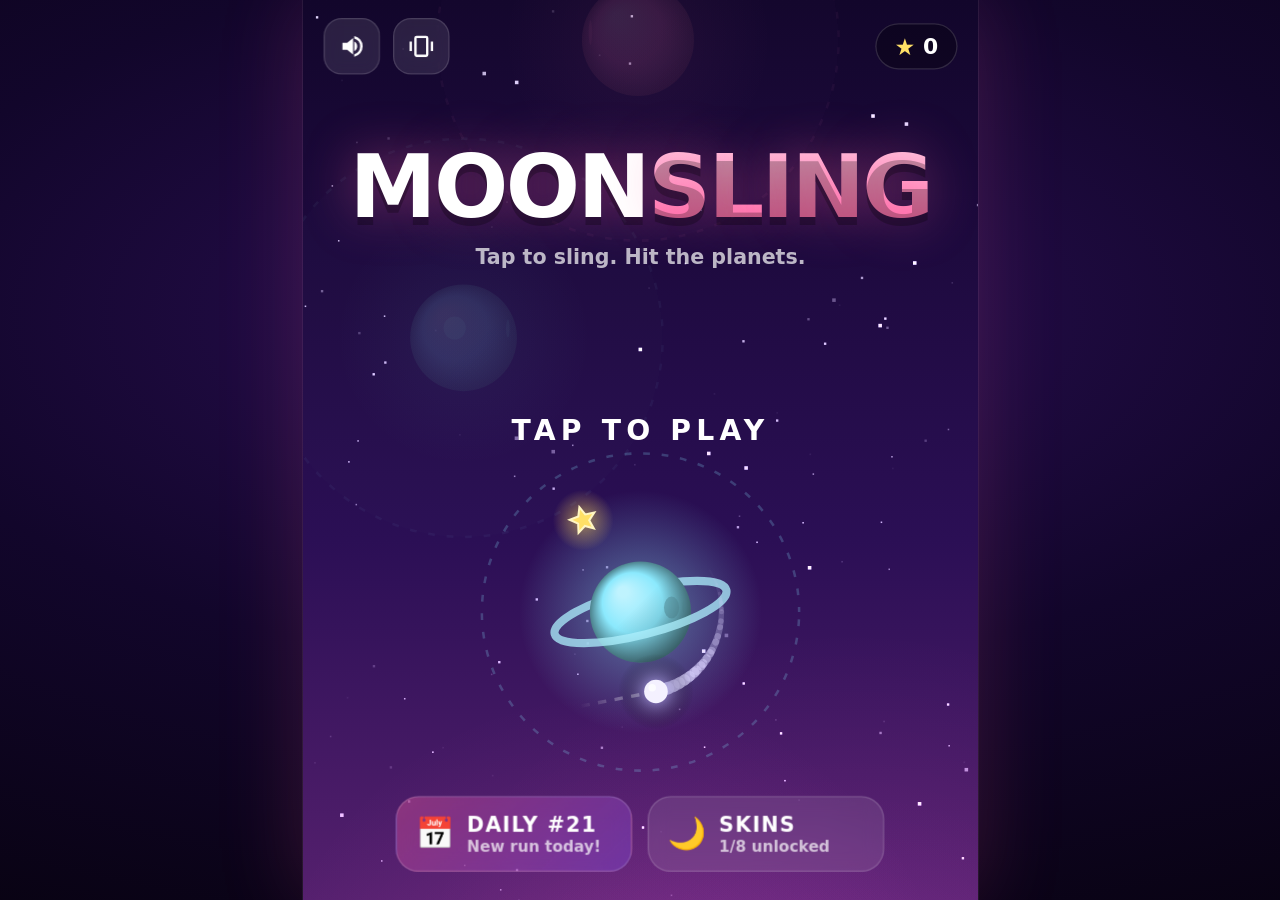
<file: web/index.html>
<!doctype html>
<html lang="en">
<head>
  <meta charset="utf-8">
  <meta name="viewport" content="width=device-width, initial-scale=1, maximum-scale=1, user-scalable=no, viewport-fit=cover">
  <meta name="theme-color" content="#12062b">
  <meta name="description" content="Moonsling — tap to sling your moon from planet to planet. One-tap arcade game with a daily challenge.">
  <title>Moonsling</title>
  <link rel="icon" href="icon-192.png">
  <link rel="manifest" href="manifest.webmanifest">
  <!-- iPad / iPhone: "Add to Home Screen" installs it as a full-screen app -->
  <link rel="apple-touch-icon" href="icon-180.png">
  <meta name="apple-mobile-web-app-capable" content="yes">
  <meta name="mobile-web-app-capable" content="yes">
  <meta name="apple-mobile-web-app-status-bar-style" content="black-translucent">
  <meta name="apple-mobile-web-app-title" content="Moonsling">
  <link rel="stylesheet" href="style.css">
</head>
<body>
  <div id="app">
    <canvas id="game" aria-label="Moonsling game"></canvas>

    <!-- In-game HUD -->
    <div id="hud" class="layer">
      <button id="pauseBtn" class="icon-btn" aria-label="Pause">
        <svg viewBox="0 0 24 24"><rect x="6" y="5" width="4" height="14" rx="1.5"/><rect x="14" y="5" width="4" height="14" rx="1.5"/></svg>
      </button>
      <div id="score">0</div>
      <div id="runStars" class="chip"><span class="star">★</span><b>0</b></div>
      <div id="streak" class="streak"></div>
      <div id="hint" class="hint"></div>
    </div>

    <!-- Title -->
    <div id="title" class="layer screen" data-screen="title">
      <div class="top-row">
        <div class="toggles">
          <button id="soundBtn" class="icon-btn" aria-label="Toggle sound"></button>
          <button id="hapticBtn" class="icon-btn" aria-label="Toggle vibration"></button>
        </div>
        <div id="bankChip" class="chip"><span class="star">★</span><b>0</b></div>
      </div>
      <h1 class="logo">MOON<span>SLING</span></h1>
      <p class="tag">Tap to sling. Hit the planets.</p>
      <p id="titleBest" class="best"></p>
      <div class="grow"></div>
      <p class="tap-hint">TAP TO PLAY</p>
      <div class="menu-row">
        <button id="dailyBtn" class="menu-btn daily">
          <span class="ico">📅</span>
          <span class="lbl"><b id="dailyLabel">DAILY</b><small id="dailySub"></small></span>
        </button>
        <button id="skinsBtn" class="menu-btn">
          <span class="ico">🌙</span>
          <span class="lbl"><b>SKINS</b><small id="skinsSub"></small></span>
        </button>
      </div>
    </div>

    <!-- Pause -->
    <div id="pause" class="layer screen modal" data-screen="paused">
      <div class="panel">
        <h2>PAUSED</h2>
        <button id="resumeBtn" class="btn primary">RESUME</button>
        <button id="pauseHomeBtn" class="btn ghost">HOME</button>
      </div>
    </div>

    <!-- Game over -->
    <div id="over" class="layer screen modal" data-screen="over">
      <div class="panel">
        <p id="overMode" class="eyebrow"></p>
        <h2 id="overReason"></h2>
        <div id="overScore" class="big-score">0</div>
        <div id="overBadge" class="badge">NEW BEST!</div>
        <div class="stats">
          <div><b id="overBest">0</b><small>BEST</small></div>
          <div><b id="overHops">0</b><small>PLANETS</small></div>
          <div><b id="overPerfect">0</b><small>PERFECT</small></div>
        </div>
        <div id="overGrid" class="grid"></div>
        <div id="overUnlock" class="unlock">
          <div class="unlock-row"><span id="unlockText"></span><span id="unlockStars"></span></div>
          <div class="bar"><i id="unlockBar"></i></div>
        </div>
        <button id="retryBtn" class="btn primary big">
          <svg viewBox="0 0 24 24"><path d="M12 5V2L7 6l5 4V7a5 5 0 1 1-5 5H5a7 7 0 1 0 7-7z"/></svg>
          PLAY AGAIN
        </button>
        <div class="btn-row">
          <button id="shareBtn" class="btn share">
            <svg viewBox="0 0 24 24"><path d="M18 16a3 3 0 0 0-2.4 1.2l-6.7-3.4a3 3 0 0 0 0-1.6l6.7-3.4A3 3 0 1 0 15 7l-6.7 3.4a3 3 0 1 0 0 3.2L15 17a3 3 0 1 0 3-1z"/></svg>
            SHARE
          </button>
          <button id="homeBtn" class="btn ghost">HOME</button>
        </div>
      </div>
    </div>

    <!-- Skins -->
    <div id="skins" class="layer screen modal" data-screen="skins">
      <div class="panel wide">
        <div class="panel-head">
          <h2>SKINS</h2>
          <div id="skinsBank" class="chip"><span class="star">★</span><b>0</b></div>
        </div>
        <p class="sub">Collect ★ in your runs to unlock new moons.</p>
        <div id="skinGrid" class="skin-grid"></div>
        <button id="skinsClose" class="btn ghost">BACK</button>
      </div>
    </div>

    <div id="banner" class="banner"></div>
    <div id="toast" class="toast"></div>
  </div>

  <script src="js/core.js"></script>
  <script src="js/render.js"></script>
  <script src="js/audio.js"></script>
  <script src="js/share.js"></script>
  <script src="js/main.js"></script>
</body>
</html>
</file>
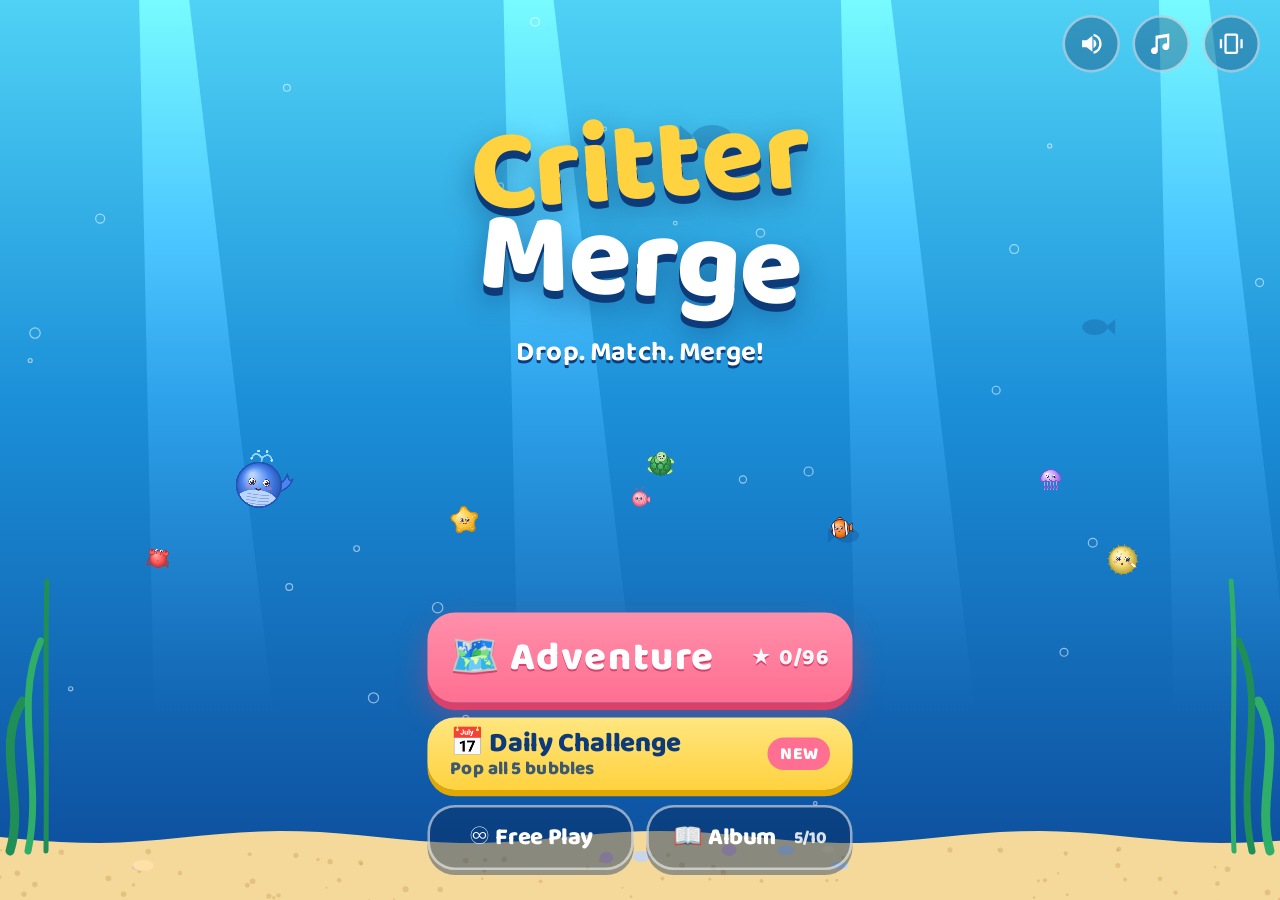
<file: critter-merge/web/index.html>
<!doctype html>
<html lang="en">
<head>
  <meta charset="utf-8">
  <meta name="viewport" content="width=device-width, initial-scale=1, maximum-scale=1, user-scalable=no, viewport-fit=cover">
  <meta name="theme-color" content="#1b8fd8">
  <meta name="description" content="Critter Merge — drop sea critters into the tank and match two of the same to make a bigger one. Can you make a Blue Whale?">
  <title>Critter Merge</title>
  <link rel="icon" href="icon-192.png">
  <link rel="manifest" href="manifest.webmanifest">
  <!-- iPad / iPhone: "Add to Home Screen" installs it as a full-screen app -->
  <link rel="apple-touch-icon" href="icon-180.png">
  <meta name="apple-mobile-web-app-capable" content="yes">
  <meta name="mobile-web-app-capable" content="yes">
  <meta name="apple-mobile-web-app-status-bar-style" content="black-translucent">
  <meta name="apple-mobile-web-app-title" content="Critter Merge">
  <link rel="stylesheet" href="style.css">
</head>
<body class="ui-title">
  <div id="app">
    <canvas id="game" aria-label="Critter Merge tank"></canvas>

    <!-- In-game HUD -->
    <div id="hud" class="layer">
      <div class="hud-top">
        <div class="hud-left">
          <button id="pauseBtn" class="round-btn" aria-label="Pause">
            <svg viewBox="0 0 24 24"><rect x="6" y="5" width="4.5" height="14" rx="2"/><rect x="13.5" y="5" width="4.5" height="14" rx="2"/></svg>
          </button>
          <button id="shakeBtn" class="round-btn shake" aria-label="Shake the tank">
            <svg viewBox="0 0 24 24"><path d="M4 8c2-2 3 2 5 0s3 2 5 0 3 2 5 0M4 13c2-2 3 2 5 0s3 2 5 0 3 2 5 0" fill="none" stroke="currentColor" stroke-width="2.4" stroke-linecap="round"/><path d="M8 18h8" stroke="currentColor" stroke-width="2.4" stroke-linecap="round"/></svg>
            <span id="shakeCount" class="badge">3</span>
          </button>
        </div>
        <div class="score-box">
          <div id="score">0</div>
          <div id="bestSmall" class="best-small"></div>
          <div id="goalBox" class="goal-box">
            <img id="goalImg" alt=""><span id="goalIcon" class="goal-icon"></span><b id="goalText"></b>
          </div>
          <div id="dropsLeft" class="drops-left"></div>
        </div>
        <div class="next-box">
          <span>NEXT</span>
          <img id="nextImg" alt="Next critter">
        </div>
      </div>
      <div id="hint" class="hint"></div>
    </div>

    <!-- The critter chain under the tank -->
    <div id="chain" class="layer">
      <div id="chainRow" class="chain-row"></div>
    </div>

    <!-- Title -->
    <div id="title" class="layer screen" data-screen="title">
      <div class="top-row">
        <button id="soundBtn" class="round-btn small" aria-label="Sound on or off"></button>
        <button id="musicBtn" class="round-btn small" aria-label="Music on or off"></button>
        <button id="hapticBtn" class="round-btn small" aria-label="Vibration on or off"></button>
      </div>
      <h1 class="logo"><span class="l1">Critter</span><span class="l2">Merge</span></h1>
      <p class="tag">Drop. Match. Merge!</p>
      <p id="titleBest" class="title-best"></p>
      <div class="grow"></div>
      <div class="title-buttons">
        <button id="adventureBtn" class="btn primary big">
          <span>🗺️ Adventure</span><small id="adventureStars"></small>
        </button>
        <button id="dailyBtn" class="btn secondary daily">
          <span class="lbl"><span>📅 Daily Challenge</span><small id="dailySub"></small></span>
          <span id="dailyBadge" class="new-badge">NEW</span>
        </button>
        <div class="btn-row">
          <button id="playBtn" class="btn sea">♾️ Free Play</button>
          <button id="albumBtn" class="btn sea"><span>📖 Album</span><small id="albumCount"></small></button>
        </div>
      </div>
    </div>

    <!-- Pause -->
    <div id="pause" class="layer screen modal" data-screen="paused">
      <div class="panel">
        <h2>Paused</h2>
        <button id="resumeBtn" class="btn primary">Keep playing</button>
        <button id="restartBtn" class="btn secondary">Start over</button>
        <button id="pauseHomeBtn" class="btn ghost">Home</button>
      </div>
    </div>

    <!-- Game over -->
    <div id="over" class="layer screen modal" data-screen="over">
      <div class="panel">
        <h2 class="over-title">Tank full!</h2>
        <div class="over-score-label">Your score</div>
        <div id="overScore" class="big-score">0</div>
        <div id="overBadge" class="badge-best">⭐ NEW BEST! ⭐</div>
        <div id="overBest" class="over-best"></div>
        <div class="biggest">
          <img id="overBiggestImg" alt="">
          <div><small>Biggest critter</small><b id="overBiggestName"></b></div>
        </div>
        <button id="againBtn" class="btn primary big">Play again</button>
        <button id="overHomeBtn" class="btn ghost">Home</button>
      </div>
    </div>

    <!-- Adventure map -->
    <div id="levels" class="layer screen modal" data-screen="levels">
      <div class="panel wide">
        <div class="panel-head">
          <h2>Adventure</h2>
          <span id="levelsStars" class="pill"></span>
        </div>
        <div id="levelsList" class="levels-list"></div>
        <button id="levelsClose" class="btn ghost">Back</button>
      </div>
    </div>

    <!-- Level / daily start card -->
    <div id="intro" class="layer screen modal" data-screen="intro">
      <div class="panel">
        <div id="introEyebrow" class="eyebrow"></div>
        <div class="intro-goal">
          <img id="introImg" alt="">
          <h2 id="introGoal"></h2>
        </div>
        <p id="introHelp" class="fact"></p>
        <div id="introDrops" class="pill center"></div>
        <button id="introStart" class="btn primary big">Start!</button>
        <button id="introBack" class="btn ghost">Back</button>
      </div>
    </div>

    <!-- Level / daily result -->
    <div id="result" class="layer screen modal" data-screen="result">
      <div class="panel">
        <div id="resultEyebrow" class="eyebrow"></div>
        <h2 id="resultTitle"></h2>
        <div id="resultStars" class="stars-row"><span>★</span><span>★</span><span>★</span></div>
        <p id="resultMsg" class="fact"></p>
        <div id="resultShell" class="shell-box"></div>
        <button id="resultPrimary" class="btn primary big"></button>
        <button id="resultAgain" class="btn secondary">Play again</button>
        <button id="resultBack" class="btn ghost"></button>
      </div>
    </div>

    <!-- Sea Album -->
    <div id="album" class="layer screen modal" data-screen="album">
      <div class="panel wide">
        <div class="panel-head">
          <h2>Sea Album</h2>
          <span id="albumProgress" class="pill"></span>
        </div>
        <div id="albumGrid" class="album-grid"></div>
        <button id="albumClose" class="btn ghost">Back</button>
      </div>
    </div>

    <!-- New critter discovered -->
    <div id="discover" class="layer screen modal" data-screen="discover">
      <div class="panel discover">
        <div class="eyebrow">✨ New critter! ✨</div>
        <img id="discImg" alt="">
        <h2 id="discName"></h2>
        <p id="discFact" class="fact"></p>
        <button id="discOk" class="btn primary">Yay!</button>
      </div>
    </div>

    <div id="banner" class="banner"></div>
    <div id="toast" class="toast"></div>
  </div>

  <script src="js/core.js"></script>
  <script src="js/levels.js"></script>
  <script src="js/art.js"></script>
  <script src="js/render.js"></script>
  <script src="js/audio.js"></script>
  <script src="js/main.js"></script>
</body>
</html>
</file>
<file: web/style.css>
:root {
  --sat: env(safe-area-inset-top, 0px);
  --sab: env(safe-area-inset-bottom, 0px);
  --sal: env(safe-area-inset-left, 0px);
  --sar: env(safe-area-inset-right, 0px);
  --ink: #ffffff;
  --muted: rgba(255, 255, 255, 0.7);
  --panel: rgba(20, 10, 46, 0.82);
  --panel-line: rgba(255, 255, 255, 0.12);
  --pink: #ff5fa2;
  --gold: #ffe066;
  --green: #4ade80;
  --font: system-ui, -apple-system, "Segoe UI", Roboto, "Helvetica Neue", Arial, sans-serif;
}

* { box-sizing: border-box; -webkit-tap-highlight-color: transparent; }

html, body {
  margin: 0;
  height: 100%;
  background: #07020f radial-gradient(ellipse 120% 80% at 50% 35%, #2b0f55 0%, #12062b 50%, #07020f 100%) fixed;
  color: var(--ink);
  font-family: var(--font);
  overflow: hidden;
  overscroll-behavior: none;
  user-select: none;
  -webkit-user-select: none;
  -webkit-touch-callout: none;
  touch-action: none;
}

/* Portrait playfield: fills phones and iPads held upright; on landscape tablets
   and desktops it sits centred on a matching space backdrop. */
#app {
  --ui: 1; /* overlay scale, set from JS so menus grow with tablet screens */
  position: relative;
  height: 100%;
  width: min(100vw, calc(100vh * 0.75));
  margin: 0 auto;
  overflow: hidden;
  background: #12062b;
  box-shadow: 0 0 80px rgba(255, 95, 162, 0.18), 0 0 0 1px rgba(255, 255, 255, 0.06);
}
@supports (height: 100dvh) {
  #app { width: min(100vw, calc(100dvh * 0.75)); }
}

#game { position: absolute; inset: 0; width: 100%; height: 100%; display: block; }

.layer {
  position: absolute;
  left: 0;
  top: 0;
  width: calc(100% / var(--ui));
  height: calc(100% / var(--ui));
  transform: scale(var(--ui));
  transform-origin: 0 0;
  pointer-events: none;
}
.layer button, .layer .panel { pointer-events: auto; }
/* Screens that are fading out must never catch taps. */
body:not(.ui-title) #title *,
body:not(.ui-paused) #pause *,
body:not(.ui-over) #over *,
body:not(.ui-skins) #skins * { pointer-events: none !important; }

button {
  font: inherit;
  color: inherit;
  border: 0;
  background: none;
  cursor: pointer;
  touch-action: manipulation;
}

/* ---------- HUD ---------- */
#hud { opacity: 0; transition: opacity 0.25s; }
body.ui-playing #hud, body.ui-paused #hud { opacity: 1; }
body:not(.ui-playing) #hud button { pointer-events: none; }

.icon-btn {
  width: 44px;
  height: 44px;
  border-radius: 14px;
  display: grid;
  place-items: center;
  background: rgba(255, 255, 255, 0.1);
  border: 1px solid rgba(255, 255, 255, 0.14);
  backdrop-filter: blur(6px);
  -webkit-backdrop-filter: blur(6px);
  transition: transform 0.1s;
}
.icon-btn:active { transform: scale(0.92); }
.icon-btn svg { width: 22px; height: 22px; fill: #fff; }
.icon-btn.off { opacity: 0.55; }

#pauseBtn { position: absolute; top: calc(var(--sat) + 14px); left: calc(var(--sal) + 14px); }

#score {
  position: absolute;
  top: calc(var(--sat) + 8px);
  left: 0;
  right: 0;
  text-align: center;
  font-size: 64px;
  font-weight: 900;
  letter-spacing: -1px;
  text-shadow: 0 4px 0 rgba(0, 0, 0, 0.25), 0 0 24px rgba(255, 255, 255, 0.25);
  font-variant-numeric: tabular-nums;
}
#score.pop { animation: pop 0.28s ease-out; }
@keyframes pop {
  0% { transform: scale(1); }
  35% { transform: scale(1.25); }
  100% { transform: scale(1); }
}

.chip {
  display: inline-flex;
  align-items: center;
  gap: 6px;
  height: 36px;
  padding: 0 14px;
  border-radius: 18px;
  background: rgba(0, 0, 0, 0.28);
  border: 1px solid rgba(255, 255, 255, 0.14);
  font-weight: 800;
  font-size: 17px;
}
.chip .star { color: var(--gold); font-size: 18px; }

#runStars { position: absolute; top: calc(var(--sat) + 18px); right: calc(var(--sar) + 14px); }

.streak {
  position: absolute;
  top: calc(var(--sat) + 86px);
  left: 0;
  right: 0;
  margin: auto;
  width: max-content;
  padding: 6px 14px;
  border-radius: 999px;
  font-weight: 900;
  font-size: 15px;
  letter-spacing: 1px;
  color: #062b14;
  background: linear-gradient(90deg, #7dff9e, #4ade80);
  box-shadow: 0 0 18px rgba(74, 222, 128, 0.6);
  opacity: 0;
  transform: translateY(-6px) scale(0.9);
  transition: opacity 0.2s, transform 0.2s;
}
.streak.show { opacity: 1; transform: none; }

.hint {
  position: absolute;
  left: 24px;
  right: 24px;
  bottom: calc(var(--sab) + 7%);
  text-align: center;
  font-weight: 800;
  font-size: 18px;
  color: #fff;
  text-shadow: 0 2px 10px rgba(0, 0, 0, 0.6);
  opacity: 0;
  transition: opacity 0.25s;
}
.hint.show { opacity: 1; animation: breathe 1.4s ease-in-out infinite; }
body:not(.ui-playing) .hint { opacity: 0; }

/* ---------- Screens ---------- */
.screen {
  opacity: 0;
  visibility: hidden;
  transition: opacity 0.25s, visibility 0s linear 0.25s;
}
body.ui-title #title,
body.ui-paused #pause,
body.ui-over #over,
body.ui-skins #skins {
  opacity: 1;
  visibility: visible;
  transition: opacity 0.25s, visibility 0s;
}

#title {
  display: flex;
  flex-direction: column;
  align-items: center;
  padding: calc(var(--sat) + 14px) calc(var(--sar) + 16px) calc(var(--sab) + 22px) calc(var(--sal) + 16px);
}
.top-row { width: 100%; display: flex; justify-content: space-between; align-items: center; }
.toggles { display: flex; gap: 10px; }

.logo {
  margin: 6vh 0 0;
  font-size: clamp(44px, 14vw, 68px);
  font-weight: 900;
  letter-spacing: -2px;
  line-height: 1;
  text-shadow: 0 6px 0 rgba(0, 0, 0, 0.25), 0 0 40px rgba(255, 95, 162, 0.45);
}
.logo span {
  background: linear-gradient(180deg, #ffd1e6, #ff5fa2);
  -webkit-background-clip: text;
  background-clip: text;
  color: transparent;
}
.tag { margin: 10px 0 0; color: var(--muted); font-weight: 700; font-size: 16px; }
.best { margin: 14px 0 0; font-weight: 900; font-size: 18px; letter-spacing: 2px; color: var(--gold); min-height: 22px; }
.grow { flex: 1; }
.tap-hint {
  position: absolute;
  left: 0;
  right: 0;
  top: 46%;
  margin: 0;
  text-align: center;
  font-weight: 900;
  font-size: 22px;
  letter-spacing: 4px;
  animation: breathe 1.4s ease-in-out infinite;
}
@keyframes breathe {
  0%, 100% { opacity: 1; transform: scale(1); }
  50% { opacity: 0.55; transform: scale(0.96); }
}

.menu-row { display: flex; gap: 12px; width: 100%; max-width: 380px; }
.menu-btn {
  flex: 1;
  display: flex;
  align-items: center;
  gap: 10px;
  padding: 12px 14px;
  border-radius: 18px;
  background: rgba(255, 255, 255, 0.1);
  border: 1px solid rgba(255, 255, 255, 0.16);
  backdrop-filter: blur(8px);
  -webkit-backdrop-filter: blur(8px);
  text-align: left;
  transition: transform 0.1s;
}
.menu-btn:active { transform: scale(0.96); }
.menu-btn.daily { background: linear-gradient(135deg, rgba(255, 95, 162, 0.35), rgba(140, 90, 255, 0.3)); }
.menu-btn .ico { font-size: 24px; }
.menu-btn .lbl { display: flex; flex-direction: column; min-width: 0; }
.menu-btn b { font-weight: 900; font-size: 16px; letter-spacing: 1px; }
.menu-btn small { color: var(--muted); font-weight: 700; font-size: 12px; white-space: nowrap; overflow: hidden; text-overflow: ellipsis; }

/* ---------- Modals ---------- */
.modal {
  display: grid;
  place-items: center;
  padding: calc(var(--sat) + 16px) 16px calc(var(--sab) + 16px);
  background: rgba(5, 2, 15, 0.45);
}
.panel {
  width: 100%;
  max-width: 360px;
  padding: 22px 20px 20px;
  border-radius: 28px;
  background: var(--panel);
  border: 1px solid var(--panel-line);
  box-shadow: 0 20px 60px rgba(0, 0, 0, 0.5);
  backdrop-filter: blur(14px);
  -webkit-backdrop-filter: blur(14px);
  text-align: center;
  transform: translateY(24px) scale(0.96);
  transition: transform 0.35s cubic-bezier(0.2, 1.4, 0.4, 1);
}
.panel.wide { max-width: 400px; }
body.ui-over #over .panel,
body.ui-paused #pause .panel,
body.ui-skins #skins .panel { transform: none; }

.panel h2 { margin: 0 0 6px; font-size: 22px; font-weight: 900; letter-spacing: 2px; }
.eyebrow { margin: 0 0 4px; color: var(--muted); font-size: 12px; font-weight: 800; letter-spacing: 2px; }
.sub { margin: 0 0 14px; color: var(--muted); font-size: 14px; font-weight: 600; }

.big-score {
  font-size: 84px;
  font-weight: 900;
  line-height: 1;
  margin: 6px 0 4px;
  text-shadow: 0 0 30px rgba(255, 95, 162, 0.5);
  font-variant-numeric: tabular-nums;
}
.badge {
  display: none;
  width: max-content;
  margin: 4px auto 6px;
  padding: 6px 14px;
  border-radius: 999px;
  font-weight: 900;
  font-size: 14px;
  letter-spacing: 2px;
  color: #3a2300;
  background: linear-gradient(90deg, #ffe066, #ffb347);
  box-shadow: 0 0 24px rgba(255, 210, 80, 0.6);
  animation: wobble 1.2s ease-in-out infinite;
}
.badge.show { display: block; }
@keyframes wobble {
  0%, 100% { transform: rotate(-3deg) scale(1); }
  50% { transform: rotate(3deg) scale(1.06); }
}

.stats { display: flex; justify-content: space-around; margin: 12px 0 10px; }
.stats div { display: flex; flex-direction: column; }
.stats b { font-size: 24px; font-weight: 900; }
.stats small { color: var(--muted); font-size: 11px; font-weight: 800; letter-spacing: 1.5px; }

.grid { display: flex; flex-wrap: wrap; justify-content: center; gap: 4px; margin: 4px auto 12px; max-width: 218px; }
.grid i { width: 18px; height: 18px; border-radius: 5px; background: #facc15; }
.grid i.P { background: var(--green); }
.grid i.X { background: #f43f5e; }
.grid .more { width: 100%; color: var(--muted); font-size: 11px; font-weight: 800; }

.unlock { margin: 0 0 14px; padding: 10px 12px; border-radius: 14px; background: rgba(255, 255, 255, 0.07); text-align: left; cursor: pointer; transition: transform 0.1s; }
.unlock:active { transform: scale(0.97); }
.unlock-row { display: flex; justify-content: space-between; font-size: 13px; font-weight: 800; margin-bottom: 6px; }
.unlock-row span:last-child { color: var(--gold); }
.bar { height: 8px; border-radius: 4px; background: rgba(255, 255, 255, 0.12); overflow: hidden; }
.bar i { display: block; height: 100%; width: 0; border-radius: 4px; background: linear-gradient(90deg, #ffe066, #ff5fa2); transition: width 0.8s ease-out; }

.btn {
  display: flex;
  align-items: center;
  justify-content: center;
  gap: 8px;
  width: 100%;
  height: 52px;
  margin-top: 10px;
  border-radius: 16px;
  font-weight: 900;
  font-size: 17px;
  letter-spacing: 1.5px;
  transition: transform 0.1s, filter 0.1s;
}
.btn:active { transform: scale(0.96); filter: brightness(1.1); }
.btn svg { width: 22px; height: 22px; fill: currentColor; }
.btn.primary {
  color: #2a0a1a;
  background: linear-gradient(180deg, #ffd1e6, #ff5fa2);
  box-shadow: 0 6px 0 #b8326f, 0 10px 30px rgba(255, 95, 162, 0.45);
}
.btn.primary:active { box-shadow: 0 2px 0 #b8326f; transform: translateY(4px); }
.btn.big { height: 60px; font-size: 20px; }
.btn.share { color: #04211a; background: linear-gradient(180deg, #a7ffe4, #3ee6d2); box-shadow: 0 5px 0 #1d9c8d; }
.btn.share:active { box-shadow: 0 1px 0 #1d9c8d; transform: translateY(4px); }
.btn.ghost { background: rgba(255, 255, 255, 0.1); border: 1px solid rgba(255, 255, 255, 0.16); }
.btn-row { display: flex; gap: 10px; }
.btn-row .btn { margin-top: 12px; }

.panel-head { display: flex; justify-content: space-between; align-items: center; margin-bottom: 4px; }
.panel-head h2 { margin: 0; }

.skin-grid { display: grid; grid-template-columns: repeat(4, 1fr); gap: 10px; }
.skin {
  display: flex;
  flex-direction: column;
  align-items: center;
  gap: 6px;
  padding: 12px 4px 10px;
  border-radius: 16px;
  background: rgba(255, 255, 255, 0.07);
  border: 2px solid transparent;
  transition: transform 0.1s;
}
.skin:active { transform: scale(0.94); }
.skin.equipped { border-color: #7dff9e; background: rgba(125, 255, 158, 0.12); }
.skin .orb {
  width: 34px;
  height: 34px;
  border-radius: 50%;
  background: radial-gradient(circle at 35% 35%, #fff 0 18%, var(--c) 22%);
  box-shadow: 0 0 16px var(--g), 0 0 4px var(--g);
}
.skin.rainbow .orb { background: conic-gradient(#ff5f5f, #ffd25f, #5fff8a, #5fd2ff, #b25fff, #ff5f5f); }
.skin.locked .orb { filter: grayscale(0.85) brightness(0.6); }
.skin .name { font-size: 11px; font-weight: 800; }
.skin .price { font-size: 11px; font-weight: 900; color: var(--gold); }
.skin.owned .price { color: var(--muted); }
.skin.equipped .price { color: #7dff9e; }
.skin.nope { animation: nope 0.3s; }
@keyframes nope {
  25% { transform: translateX(-5px); }
  75% { transform: translateX(5px); }
}

/* ---------- Banner & toast ---------- */
.banner {
  position: absolute;
  top: 26%;
  left: 0;
  right: 0;
  text-align: center;
  pointer-events: none;
  font-size: calc(44px * var(--ui));
  font-weight: 900;
  letter-spacing: 6px;
  text-shadow: 0 0 30px rgba(255, 255, 255, 0.5);
  opacity: 0;
  transform: scale(0.8);
}
.banner small { display: block; font-size: calc(14px * var(--ui)); letter-spacing: 4px; color: var(--muted); }
.banner.show { animation: banner 2.2s ease-out forwards; }
@keyframes banner {
  0% { opacity: 0; transform: scale(0.7); }
  15% { opacity: 1; transform: scale(1.08); }
  25% { transform: scale(1); }
  80% { opacity: 1; }
  100% { opacity: 0; transform: translateY(-20px); }
}

.toast {
  position: absolute;
  left: 50%;
  bottom: calc(var(--sab) + 28px * var(--ui));
  transform: translate(-50%, 20px);
  padding: calc(12px * var(--ui)) calc(18px * var(--ui));
  border-radius: 14px;
  background: rgba(0, 0, 0, 0.8);
  font-weight: 800;
  font-size: calc(15px * var(--ui));
  white-space: nowrap;
  opacity: 0;
  pointer-events: none;
  transition: opacity 0.2s, transform 0.2s;
}
.toast.show { opacity: 1; transform: translate(-50%, 0); }

@media (max-height: 640px) {
  .logo { margin-top: 3vh; }
  .big-score { font-size: 64px; }
}
</file>
<file: critter-merge/web/style.css>
@font-face {
  font-family: "Baloo 2";
  src: url("fonts/baloo2-latin.woff2") format("woff2");
  font-weight: 500 800;
  font-display: swap;
}

:root {
  --sat: env(safe-area-inset-top, 0px);
  --sab: env(safe-area-inset-bottom, 0px);
  --sal: env(safe-area-inset-left, 0px);
  --sar: env(safe-area-inset-right, 0px);
  --ink: #ffffff;
  --navy: #0d3a78;
  --deep: #082a5c;
  --coral: #ff6f91;
  --coral-dark: #d9416a;
  --sun: #ffd23f;
  --sun-dark: #e0a800;
  --sea: #3ad1c4;
  --panel: rgba(255, 255, 255, 0.95);
  --panel-ink: #153d73;
  --font: "Baloo 2", "Arial Rounded MT Bold", system-ui, -apple-system, "Segoe UI", Roboto, sans-serif;
  color-scheme: light;
}

* { box-sizing: border-box; -webkit-tap-highlight-color: transparent; }

html, body {
  margin: 0;
  height: 100%;
  background: #1b8fd8;
  color: var(--ink);
  font-family: var(--font);
  overflow: hidden;
  overscroll-behavior: none;
  user-select: none;
  -webkit-user-select: none;
  -webkit-touch-callout: none;
  touch-action: none;
}

#app {
  --ui: 1; /* overlay scale, set from JS so menus grow on tablets */
  position: relative;
  width: 100%;
  height: 100%;
  overflow: hidden;
}
#game { position: absolute; inset: 0; width: 100%; height: 100%; display: block; }

.layer {
  position: absolute;
  left: 0;
  top: 0;
  width: calc(100% / var(--ui));
  height: calc(100% / var(--ui));
  transform: scale(var(--ui));
  transform-origin: 0 0;
  pointer-events: none;
}
.layer button, .layer .panel { pointer-events: auto; }
body:not(.ui-title) #title *,
body:not(.ui-paused) #pause *,
body:not(.ui-over) #over *,
body:not(.ui-album) #album *,
body:not(.ui-levels) #levels *,
body:not(.ui-intro) #intro *,
body:not(.ui-result) #result *,
body:not(.ui-discover) #discover * { pointer-events: none !important; }

button {
  font: inherit;
  color: inherit;
  border: 0;
  background: none;
  cursor: pointer;
  touch-action: manipulation;
}
:focus-visible { outline: 3px solid var(--sun); outline-offset: 3px; }

.round-btn {
  position: relative;
  width: 52px;
  height: 52px;
  border-radius: 50%;
  display: grid;
  place-items: center;
  color: #fff;
  background: rgba(8, 42, 92, 0.35);
  border: 2px solid rgba(255, 255, 255, 0.5);
  transition: transform 0.1s;
}
.round-btn:active { transform: scale(0.9); }
.round-btn svg { width: 26px; height: 26px; fill: currentColor; }
.round-btn.small { width: 46px; height: 46px; }
.round-btn.small svg { width: 22px; height: 22px; }
.round-btn.off { opacity: 0.5; }
.round-btn:disabled { opacity: 0.4; }
.round-btn .badge {
  position: absolute;
  top: -4px;
  right: -4px;
  min-width: 22px;
  height: 22px;
  padding: 0 6px;
  border-radius: 11px;
  background: var(--sun);
  color: var(--navy);
  font-size: 14px;
  font-weight: 800;
  line-height: 22px;
}

/* ---------- HUD ---------- */
#hud, #chain { opacity: 0; transition: opacity 0.25s; }
body.ui-playing #hud, body.ui-paused #hud, body.ui-discover #hud, body.ui-result #hud,
body.ui-playing #chain, body.ui-paused #chain, body.ui-discover #chain, body.ui-over #chain, body.ui-result #chain { opacity: 1; }
body:not(.ui-playing) #hud button { pointer-events: none; }

.hud-top {
  position: absolute;
  top: calc(var(--sat) + 10px);
  left: calc(var(--sal) + 12px);
  right: calc(var(--sar) + 12px);
  display: grid;
  grid-template-columns: 1fr auto 1fr;
  align-items: start;
}
.hud-left { display: flex; gap: 10px; }
.score-box { text-align: center; }
#score {
  font-size: 48px;
  font-weight: 800;
  line-height: 1;
  text-shadow: 0 3px 0 var(--navy), 0 0 18px rgba(255, 255, 255, 0.35);
  font-variant-numeric: tabular-nums;
}
#score.pop { animation: pop 0.3s ease-out; }
@keyframes pop { 40% { transform: scale(1.2); } }
.best-small { font-size: 14px; font-weight: 700; opacity: 0.85; text-shadow: 0 1px 0 var(--navy); }
.next-box {
  justify-self: end;
  display: flex;
  flex-direction: column;
  align-items: center;
  width: 70px;
  padding: 2px 0 6px;
  border-radius: 20px;
  background: rgba(8, 42, 92, 0.3);
  border: 2px solid rgba(255, 255, 255, 0.5);
}
.next-box span { font-size: 12px; font-weight: 800; letter-spacing: 1.5px; }
.next-box img { width: 50px; height: 50px; }

.hint {
  position: absolute;
  left: 20px;
  right: 20px;
  top: 38%;
  text-align: center;
  font-size: 22px;
  font-weight: 800;
  line-height: 1.2;
  text-shadow: 0 2px 0 var(--navy), 0 0 12px rgba(8, 42, 92, 0.6);
  opacity: 0;
  transition: opacity 0.3s;
}
.hint.show { opacity: 1; }
body:not(.ui-playing) .hint { opacity: 0; }

.chain-row {
  position: absolute;
  left: 0;
  right: 0;
  bottom: calc(var(--sab) + 10px);
  display: flex;
  justify-content: center;
  gap: 3px;
  padding: 0 8px;
}
.chain-row .link {
  position: relative;
  width: 34px;
  height: 34px;
  display: grid;
  place-items: center;
  border-radius: 50%;
  background: rgba(255, 255, 255, 0.25);
}
.chain-row .link img { width: 34px; height: 34px; }
.chain-row .link.unknown::after {
  content: "?";
  position: absolute;
  font-weight: 800;
  font-size: 18px;
  color: #fff;
}
.chain-row .link.made { background: rgba(255, 210, 63, 0.65); box-shadow: 0 0 10px rgba(255, 210, 63, 0.8); }

/* ---------- Screens ---------- */
.screen { opacity: 0; visibility: hidden; transition: opacity 0.25s, visibility 0s linear 0.25s; }
body.ui-title #title, body.ui-paused #pause, body.ui-over #over, body.ui-album #album, body.ui-discover #discover,
body.ui-levels #levels, body.ui-intro #intro, body.ui-result #result {
  opacity: 1;
  visibility: visible;
  transition: opacity 0.25s, visibility 0s;
}

#title {
  display: flex;
  flex-direction: column;
  align-items: center;
  padding: calc(var(--sat) + 12px) calc(var(--sar) + 16px) calc(var(--sab) + 24px) calc(var(--sal) + 16px);
}
.top-row { align-self: flex-end; display: flex; gap: 10px; }
.logo {
  margin: 4vh 0 0;
  display: flex;
  flex-direction: column;
  align-items: center;
  line-height: 0.85;
  font-weight: 800;
  font-size: clamp(56px, 18vw, 92px);
  letter-spacing: -1px;
}
.logo span { text-shadow: 0 6px 0 var(--navy), 0 10px 24px rgba(8, 42, 92, 0.45); }
.logo .l1 { color: var(--sun); transform: rotate(-4deg); }
.logo .l2 { color: #ffffff; transform: rotate(3deg); }
.tag { margin: 14px 0 0; font-size: 22px; font-weight: 700; text-shadow: 0 2px 0 var(--navy); }
.title-best { margin: 4px 0 0; font-size: 18px; font-weight: 800; color: var(--sun); text-shadow: 0 2px 0 var(--navy); min-height: 24px; }
.grow { flex: 1; }
.title-buttons { width: 100%; max-width: 340px; display: flex; flex-direction: column; gap: 12px; }

.btn {
  display: flex;
  align-items: center;
  justify-content: center;
  gap: 10px;
  width: 100%;
  min-height: 58px;
  padding: 6px 18px;
  border-radius: 22px;
  font-size: 22px;
  font-weight: 800;
  transition: transform 0.1s;
}
.btn:active { transform: translateY(3px) scale(0.98); }
.btn.big { min-height: 72px; font-size: 32px; letter-spacing: 1px; }
.btn.primary { color: #fff; background: linear-gradient(180deg, #ff8fab, var(--coral)); box-shadow: 0 6px 0 var(--coral-dark), 0 10px 24px rgba(217, 65, 106, 0.4); text-shadow: 0 2px 0 var(--coral-dark); }
.btn.primary:active { box-shadow: 0 2px 0 var(--coral-dark); }
.btn.secondary { color: var(--navy); background: linear-gradient(180deg, #ffe680, var(--sun)); box-shadow: 0 5px 0 var(--sun-dark); }
#dailyBtn { justify-content: space-between; }
.btn.secondary:active { box-shadow: 0 1px 0 var(--sun-dark); }
.btn.secondary small { font-size: 16px; font-weight: 800; opacity: 0.8; }
.btn.ghost { color: var(--panel-ink); background: rgba(21, 61, 115, 0.08); border: 2px solid rgba(21, 61, 115, 0.15); }
#title .btn.ghost { color: #fff; }

/* ---------- Modals ---------- */
.modal {
  display: grid;
  grid-template-rows: minmax(0, 100%);
  place-items: center;
  padding: calc(var(--sat) + 16px) 16px calc(var(--sab) + 16px);
  background: rgba(8, 42, 92, 0.4);
}
.panel {
  width: 100%;
  max-width: 360px;
  padding: 22px 20px 20px;
  border-radius: 32px;
  color: var(--panel-ink);
  background: var(--panel);
  box-shadow: 0 8px 0 rgba(8, 42, 92, 0.25), 0 20px 50px rgba(8, 42, 92, 0.35);
  text-align: center;
  display: flex;
  flex-direction: column;
  gap: 10px;
  transform: translateY(24px) scale(0.94);
  transition: transform 0.4s cubic-bezier(0.2, 1.5, 0.4, 1);
}
.panel.wide { max-width: 420px; max-height: 100%; }
body.ui-over #over .panel, body.ui-paused #pause .panel, body.ui-album #album .panel, body.ui-discover #discover .panel,
body.ui-levels #levels .panel, body.ui-intro #intro .panel, body.ui-result #result .panel { transform: none; }
.panel h2 { margin: 0; font-size: 32px; font-weight: 800; line-height: 1.1; text-wrap: balance; }
.over-title { color: var(--coral); }
.over-score-label { font-size: 16px; font-weight: 700; opacity: 0.7; margin-top: -4px; }
.big-score { font-size: 72px; font-weight: 800; line-height: 0.9; color: var(--navy); font-variant-numeric: tabular-nums; }
.badge-best {
  display: none;
  align-self: center;
  padding: 4px 16px;
  border-radius: 999px;
  font-size: 18px;
  font-weight: 800;
  color: var(--navy);
  background: var(--sun);
  animation: wiggle 1s ease-in-out infinite;
}
.badge-best.show { display: block; }
@keyframes wiggle { 0%, 100% { transform: rotate(-3deg); } 50% { transform: rotate(3deg) scale(1.06); } }
.over-best { font-size: 16px; font-weight: 700; opacity: 0.75; }
.biggest {
  display: flex;
  align-items: center;
  gap: 12px;
  padding: 8px 14px;
  border-radius: 20px;
  background: #e8f6ff;
  text-align: left;
}
.biggest img { width: 64px; height: 64px; flex: none; }
.biggest small { display: block; font-size: 14px; font-weight: 700; opacity: 0.7; }
.biggest b { font-size: 24px; }

.panel-head { display: flex; justify-content: space-between; align-items: center; }
.pill { padding: 4px 12px; border-radius: 999px; background: #e8f6ff; font-weight: 800; font-size: 16px; }
.album-grid {
  flex: 1 1 auto;
  display: grid;
  grid-template-columns: repeat(2, 1fr);
  gap: 8px;
  overflow-y: auto;
  min-height: 0;
  touch-action: pan-y;
  -webkit-overflow-scrolling: touch;
}
#album .btn { flex: none; }
.card {
  display: flex;
  flex-direction: column;
  align-items: center;
  padding: 8px 8px 10px;
  border-radius: 18px;
  background: #e8f6ff;
}
.card img { width: 64px; height: 64px; }
.card b { font-size: 17px; line-height: 1.1; }
.card p { margin: 3px 0 0; font-size: 13px; line-height: 1.25; font-weight: 600; opacity: 0.85; }
.card.locked { background: #eef1f5; }
.card.locked b { opacity: 0.5; }

.panel.discover img { width: 150px; height: 150px; align-self: center; animation: bob 1.6s ease-in-out infinite; }
@keyframes bob { 50% { transform: translateY(-8px) rotate(3deg); } }
.eyebrow { font-size: 18px; font-weight: 800; color: var(--coral); }
.fact { margin: 0; font-size: 19px; line-height: 1.3; font-weight: 600; }

/* ---------- Banner & toast ---------- */
.banner {
  position: absolute;
  top: 30%;
  left: 0;
  right: 0;
  text-align: center;
  pointer-events: none;
  font-weight: 800;
  font-size: calc(40px * var(--ui));
  line-height: 1.05;
  color: var(--sun);
  text-shadow: 0 4px 0 var(--navy), 0 0 24px rgba(8, 42, 92, 0.5);
  opacity: 0;
}
.banner small { display: block; font-size: calc(20px * var(--ui)); color: #fff; }
.banner.show { animation: banner 2.6s ease-out forwards; }
@keyframes banner {
  0% { opacity: 0; transform: scale(0.6); }
  12% { opacity: 1; transform: scale(1.1); }
  22% { transform: scale(1); }
  80% { opacity: 1; }
  100% { opacity: 0; transform: translateY(-24px); }
}

.toast {
  position: absolute;
  left: 50%;
  bottom: calc(var(--sab) + 70px * var(--ui));
  transform: translate(-50%, 20px);
  padding: calc(10px * var(--ui)) calc(18px * var(--ui));
  border-radius: 18px;
  background: rgba(8, 42, 92, 0.85);
  font-weight: 800;
  font-size: calc(17px * var(--ui));
  white-space: nowrap;
  opacity: 0;
  pointer-events: none;
  transition: opacity 0.2s, transform 0.2s;
}
.toast.show { opacity: 1; transform: translate(-50%, 0); }

@media (prefers-reduced-motion: reduce) {
  *, *::before, *::after { animation-duration: 0.01ms !important; animation-iteration-count: 1 !important; transition-duration: 0.01ms !important; }
}

/* ---------- Goals (Adventure + Daily) ---------- */
.goal-box {
  display: none;
  align-items: center;
  gap: 6px;
  margin: 0 auto;
  width: max-content;
  padding: 2px 14px 2px 6px;
  border-radius: 999px;
  background: rgba(8, 42, 92, 0.35);
  border: 2px solid rgba(255, 255, 255, 0.55);
}
.goal-box img { width: 40px; height: 40px; }
.goal-box .goal-icon { font-size: 28px; line-height: 40px; padding-left: 6px; }
.goal-box b { font-size: 28px; font-weight: 800; text-shadow: 0 2px 0 var(--navy); font-variant-numeric: tabular-nums; }
.goal-box.done { background: rgba(58, 209, 120, 0.6); }
.goal-box.pop { animation: pop 0.3s ease-out; }
body.goal-mode .goal-box { display: flex; }
body.goal-mode #score, body.goal-mode #bestSmall { display: none; }
body.goal-mode.dive-mode #score { display: block; }
body.goal-mode.dive-mode .goal-box { display: none; }
.drops-left { margin-top: 4px; font-size: 16px; font-weight: 800; text-shadow: 0 1px 0 var(--navy); min-height: 20px; }
.drops-left.low { color: var(--sun); animation: wiggle 0.8s ease-in-out infinite; }

.btn .lbl { display: flex; flex-direction: column; align-items: flex-start; line-height: 1.1; }
#adventureBtn { justify-content: space-between; }
#adventureBtn small { font-size: 18px; font-weight: 800; opacity: 0.95; }
.btn.daily { position: relative; }
.btn.daily small { font-size: 15px; }
.new-badge {
  padding: 2px 10px;
  border-radius: 999px;
  background: var(--coral);
  color: #fff;
  font-size: 14px;
  font-weight: 800;
  animation: wiggle 1s ease-in-out infinite;
}
.btn-row { display: flex; gap: 10px; }
.btn-row .btn { flex: 1; min-height: 52px; font-size: 19px; padding: 6px 10px; }
.btn.sea { color: #fff; background: rgba(8, 42, 92, 0.45); border: 2px solid rgba(255, 255, 255, 0.55); box-shadow: 0 4px 0 rgba(8, 42, 92, 0.4); }
.btn.sea small { font-size: 14px; opacity: 0.85; margin-left: 4px; }

.levels-list { flex: 1 1 auto; min-height: 0; overflow-y: auto; touch-action: pan-y; -webkit-overflow-scrolling: touch; display: flex; flex-direction: column; gap: 12px; }
#levels .btn { flex: none; }
.world { border-radius: 22px; padding: 10px; }
.world h3 { margin: 0 0 8px; font-size: 20px; text-align: left; color: #fff; text-shadow: 0 2px 0 rgba(8, 42, 92, 0.5); }
.world-grid { display: grid; grid-template-columns: repeat(4, 1fr); gap: 8px; }
.lvl {
  display: flex;
  flex-direction: column;
  align-items: center;
  gap: 1px;
  padding: 6px 0 4px;
  border-radius: 16px;
  background: rgba(255, 255, 255, 0.92);
  color: var(--navy);
  box-shadow: 0 3px 0 rgba(8, 42, 92, 0.25);
}
.lvl b { font-size: 24px; line-height: 1.1; }
.lvl .st { font-size: 13px; letter-spacing: 1px; color: #c9d3e0; }
.lvl .st i { font-style: normal; color: var(--sun-dark); }
.lvl.locked { background: rgba(255, 255, 255, 0.35); color: rgba(8, 42, 92, 0.5); box-shadow: none; }
.lvl.next { outline: 3px solid var(--coral); animation: bob 1.4s ease-in-out infinite; }
.lvl:active { transform: scale(0.94); }

.intro-goal { display: flex; flex-direction: column; align-items: center; gap: 4px; }
.intro-goal img { width: 110px; height: 110px; }
.pill.center { align-self: center; }
.stars-row { display: flex; justify-content: center; gap: 8px; font-size: 56px; line-height: 1; }
.stars-row span { color: #d5dde8; transform: scale(0.4); opacity: 0; transition: transform 0.35s cubic-bezier(0.2, 1.8, 0.4, 1), opacity 0.2s; }
.stars-row span.on { color: var(--sun); text-shadow: 0 3px 0 var(--sun-dark); }
.stars-row span.show { transform: none; opacity: 1; }
.stars-row.hidden { display: none; }
.shell-box { display: none; padding: 8px 12px; border-radius: 18px; background: #fff2d6; font-weight: 800; font-size: 17px; line-height: 1.25; }
.shell-box.show { display: block; }
</file>
